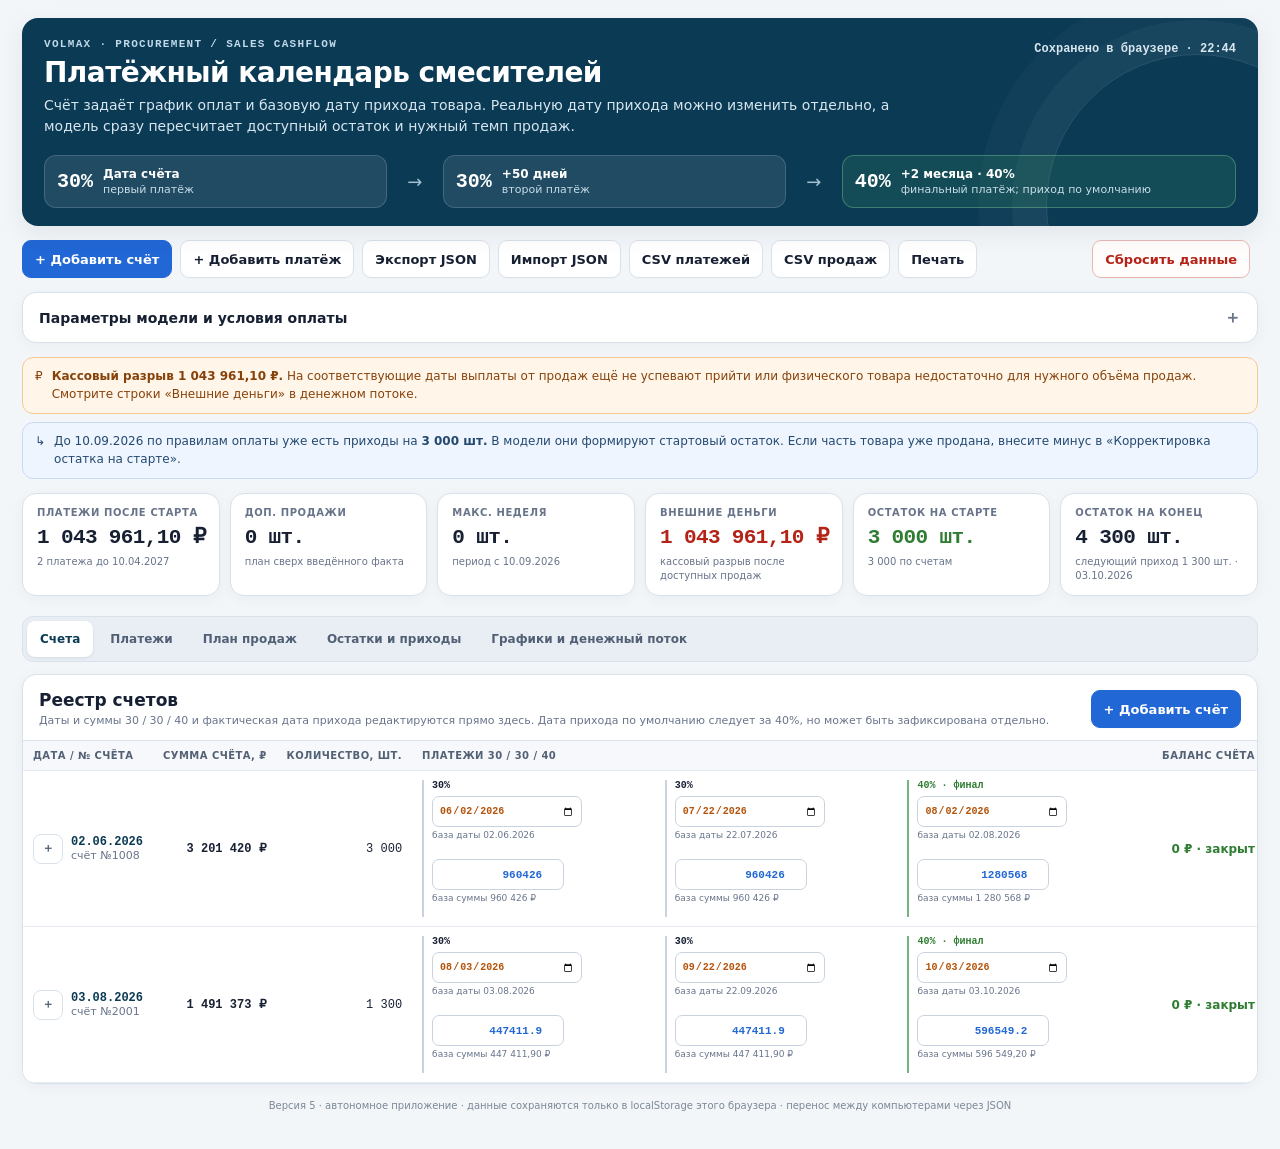
<file: index.html>
<!doctype html>
<html lang="ru">
<head>
<meta charset="utf-8">
<meta name="viewport" content="width=device-width, initial-scale=1">
<title>Счета — Платёжный календарь смесителей</title>
<link rel="stylesheet" href="styles.css">
</head>
<body>
<div class="shell">
  <header class="hero">
    <div class="hero-top">
      <div>
        <div class="eyebrow">VOLMAX · PROCUREMENT / SALES CASHFLOW</div>
        <h1>Платёжный календарь смесителей</h1>
        <p>Счёт задаёт график оплат и базовую дату прихода товара. Реальную дату прихода можно изменить отдельно, а модель сразу пересчитает доступный остаток и нужный темп продаж.</p>
      </div>
      <div class="save-state" id="saveState" aria-live="polite">Сохранено в браузере</div>
    </div>
    <div class="terms-rail" aria-label="Схема оплаты поставщику">
      <div class="rail-step"><div class="rail-pct" id="railPct1">30%</div><div class="rail-copy"><b>Дата счёта</b><span>первый платёж</span></div></div>
      <div class="rail-arrow" aria-hidden="true">→</div>
      <div class="rail-step"><div class="rail-pct" id="railPct2">30%</div><div class="rail-copy"><b id="railDays">+50 дней</b><span>второй платёж</span></div></div>
      <div class="rail-arrow" aria-hidden="true">→</div>
      <div class="rail-step stock-step"><div class="rail-pct" id="railPct3">40%</div><div class="rail-copy"><b id="railMonths">+2 месяца · 40%</b><span>финальный платёж; приход по умолчанию</span></div></div>
    </div>
  </header>

  <div class="toolbar" aria-label="Действия с моделью">
    <button class="btn primary" id="addInvoiceBtn" type="button">+ Добавить счёт</button>
    <button class="btn" id="addPaymentBtn" type="button">+ Добавить платёж</button>
    <button class="btn" id="exportJsonBtn" type="button">Экспорт JSON</button>
    <button class="btn" id="importJsonBtn" type="button">Импорт JSON</button>
    <button class="btn" id="exportPaymentsBtn" type="button">CSV платежей</button>
    <button class="btn" id="exportSalesBtn" type="button">CSV продаж</button>
    <button class="btn" type="button" id="printBtn">Печать</button>
    <div class="toolbar-spacer"></div>
    <button class="btn danger" id="resetBtn" type="button">Сбросить данные</button>
    <input class="sr-only" id="jsonFile" type="file" accept="application/json,.json" aria-label="Выбрать JSON файл для импорта">
    <div id="statusRegion" class="status-inline" role="status" aria-live="polite"></div>
  </div>

  <details class="card settings" id="settingsPanel">
    <summary>Параметры модели и условия оплаты</summary>
    <div class="settings-body">
      <div class="settings-grid">
        <div class="field"><label for="modelStart">Начало расчёта</label><input id="modelStart" type="date"><div class="help">До этой даты платежи считаются историей.</div></div>
        <div class="field"><label for="horizonMonths">Горизонт продаж, мес.</label><input id="horizonMonths" type="number" min="1" max="24" step="1"></div>
        <div class="field"><label for="unitCost">Закупка / база, ₽ за шт.</label><input id="unitCost" type="number" min="0" step="1"></div>
        <div class="field"><label for="multiplier">Коэффициент к базе</label><input id="multiplier" type="number" min="0" step="0.1"></div>
        <div class="field"><label for="netPerUnit">Денег с продажи 1 шт., ₽</label><input id="netPerUnit" type="text" readonly></div>
        <div class="field"><label for="startingCash">Деньги на старте, ₽</label><input id="startingCash" type="number" min="0" step="1000"></div>
        <div class="field"><label for="periodDays">Период продаж, дней</label><input id="periodDays" type="number" min="1" max="31" step="1"></div>
        <div class="field"><label for="payoutLagMonths">Задержка выплаты, мес.</label><input id="payoutLagMonths" type="number" min="0" max="12" step="1"></div>
        <div class="field"><label for="openingStockCorrection">Корректировка остатка на старте, шт.</label><input id="openingStockCorrection" type="number" step="1"><div class="help">Плюс/минус к приходам по счетам до даты старта.</div></div>
        <div class="field"><label for="p1Pct">Платёж в дату счёта, %</label><input id="p1Pct" type="number" min="0" max="100" step="1"></div>
        <div class="field"><label for="p2Days">Второй платёж через, дней</label><input id="p2Days" type="number" min="0" max="365" step="1"></div>
        <div class="field"><label for="p2Pct">Второй платёж, %</label><input id="p2Pct" type="number" min="0" max="100" step="1"></div>
        <div class="field"><label for="p3Months">Финальный платёж через, мес.</label><input id="p3Months" type="number" min="0" max="24" step="1"></div>
        <div class="field"><label for="p3Pct">Финальный платёж, %</label><input id="p3Pct" type="number" min="0" max="100" step="1"></div>
      </div>
      <div class="assumption-note">40% считается от <b>даты счёта + указанное число календарных месяцев</b>. По умолчанию дата прихода равна текущей дате 40%, но её можно изменить отдельно. После этого дата оплаты 40% и дата прихода живут независимо, пока вы не нажмёте ↺ у даты прихода. Дату и сумму любого этапа также можно менять вручную; все зависимые остатки, продажи и денежный поток пересчитываются сразу.</div>
    </div>
  </details>

  <div class="alerts" id="alerts"></div>

  <div class="kpis">
    <div class="card kpi"><div class="kpi-label">Платежи после старта</div><div class="kpi-value" id="kpiPayments">—</div><div class="kpi-sub" id="kpiPaymentsSub">—</div></div>
    <div class="card kpi"><div class="kpi-label">Доп. продажи</div><div class="kpi-value" id="kpiUnits">—</div><div class="kpi-sub">план сверх введённого факта</div></div>
    <div class="card kpi"><div class="kpi-label">Макс. неделя</div><div class="kpi-value" id="kpiMaxWeek">—</div><div class="kpi-sub" id="kpiMaxWeekSub">—</div></div>
    <div class="card kpi" id="kpiGapCard"><div class="kpi-label">Внешние деньги</div><div class="kpi-value" id="kpiGap">—</div><div class="kpi-sub">кассовый разрыв после доступных продаж</div></div>
    <div class="card kpi" data-tone="stock"><div class="kpi-label">Остаток на старте</div><div class="kpi-value" id="kpiOpeningStock">—</div><div class="kpi-sub" id="kpiOpeningStockSub">по датам прихода + корректировка</div></div>
    <div class="card kpi"><div class="kpi-label">Остаток на конец</div><div class="kpi-value" id="kpiEndStock">—</div><div class="kpi-sub" id="kpiNextStock">—</div></div>
  </div>

  <div class="tabs-wrap">
    <div class="tabs" role="tablist" aria-label="Разделы платежного календаря">
      <button class="tab" id="tab-invoices" role="tab" aria-selected="true" aria-controls="panel-invoices" data-tab="invoices" type="button">Счета</button>
      <button class="tab" id="tab-payments" role="tab" aria-selected="false" aria-controls="panel-payments" data-tab="payments" type="button">Платежи</button>
      <button class="tab" id="tab-sales" role="tab" aria-selected="false" aria-controls="panel-sales" data-tab="sales" type="button">План продаж</button>
      <button class="tab" id="tab-stock" role="tab" aria-selected="false" aria-controls="panel-stock" data-tab="stock" type="button">Остатки и приходы</button>
      <button class="tab" id="tab-dashboard" role="tab" aria-selected="false" aria-controls="panel-dashboard" data-tab="dashboard" type="button">Графики и денежный поток</button>
    </div>
  </div>

  <section class="panel active" id="panel-invoices" role="tabpanel" aria-labelledby="tab-invoices" tabindex="0">
    <div class="card section-card">
      <div class="section-head"><div><h2>Реестр счетов</h2><p>Даты и суммы 30 / 30 / 40 и фактическая дата прихода редактируются прямо здесь. Дата прихода по умолчанию следует за 40%, но может быть зафиксирована отдельно.</p></div><button class="btn primary" type="button" id="addInvoiceBtn2">+ Добавить счёт</button></div>
      <div class="section-body table-wrap"><table><caption>Счета на закупку смесителей</caption><thead><tr><th>Дата / № счёта</th><th class="num">Сумма счёта, ₽</th><th class="num">Количество, шт.</th><th>Платежи 30 / 30 / 40</th><th class="num">Баланс счёта</th><th>Дата прихода</th><th class="num">Приход, шт.</th><th class="num">Действия</th></tr></thead><tbody id="invoiceBody"></tbody></table></div>
    </div>
  </section>

  <section class="panel" id="panel-payments" role="tabpanel" aria-labelledby="tab-payments" tabindex="0">
    <div class="card section-card">
      <div class="section-head"><div><h2>Платёжный календарь</h2><p>Можно менять даты и суммы рассчитанных этапов и добавлять дополнительные платежи. Платёж, привязанный к счёту, уменьшает только его будущие автоматические этапы.</p></div><button class="btn primary" type="button" id="addPaymentBtn2">+ Добавить платёж</button></div>
      <div class="section-body table-wrap"><table><caption>Платёжный календарь</caption><thead><tr><th>Дата</th><th>Счёт</th><th>Этап</th><th class="num">База, ₽</th><th class="num">Текущий платёж, ₽</th><th class="num">Эквивалент продаж, шт.</th><th>Статус</th><th>Приход товара</th><th class="num">Действия</th></tr></thead><tbody id="paymentsBody"></tbody></table></div>
    </div>
  </section>

  <section class="panel" id="panel-sales" role="tabpanel" aria-labelledby="tab-sales" tabindex="0">
    <div class="card section-card">
      <div class="section-head"><div><h2>Недельный план продаж</h2><p>Факт вводится вручную. Дополнительный план пересчитывается от платежей назад и не превышает совокупный доступный товар по счетам.</p></div></div>
      <div class="section-body table-wrap"><table><caption>Недельный план продаж смесителей</caption><thead><tr><th>Период продаж</th><th>Дата выплаты</th><th class="num">Факт, шт.</th><th class="num">Доп. план, шт.</th><th class="num">Всего, шт.</th><th class="num">Деньги по выплате, ₽</th><th class="num">Остаток после периода, шт.</th><th>Комментарий</th></tr></thead><tbody id="salesBody"></tbody></table></div>
    </div>
  </section>

  <section class="panel" id="panel-stock" role="tabpanel" aria-labelledby="tab-stock" tabindex="0">
    <div class="two-col">
      <div class="card section-card"><div class="section-head"><div><h2>Приходы товара</h2><p>Дата прихода редактируется отдельно. Пока она не зафиксирована вручную, она автоматически следует за текущей датой финального платежа 40%.</p></div></div><div class="table-wrap"><table><caption>Приходы товара по счетам</caption><thead><tr><th>Дата прихода</th><th>Счёт</th><th class="num">Всего, шт.</th><th>Состав</th><th>Относительно старта</th></tr></thead><tbody id="stockEventsBody"></tbody></table></div></div>
      <div class="card section-card"><div class="section-head"><div><h2>Количество по 6 SKU</h2><p>Количество берётся из строк загруженных счетов, а не из средней себестоимости.</p></div></div><div class="table-wrap"><table><caption>Количество закупленного товара по SKU</caption><thead><tr><th>Артикул</th><th>Цвет / вариант</th><th class="num">До старта, шт.</th><th class="num">После старта, шт.</th><th class="num">Всего по счетам, шт.</th></tr></thead><tbody id="skuStockBody"></tbody></table></div></div>
    </div>
  </section>

  <section class="panel" id="panel-dashboard" role="tabpanel" aria-labelledby="tab-dashboard" tabindex="0">
    <div class="two-col">
      <div class="card chart-card"><h3>Продажи и остаток по неделям</h3><p>Столбцы — факт и дополнительный план; линия — совокупный остаток после продаж.</p><div class="chart-frame"><canvas id="salesChart" role="img" aria-label="График недельных продаж и остатка"></canvas></div><div class="legend"><span><i class="swatch actual"></i>Факт</span><span><i class="swatch plan"></i>Доп. план</span><span><i class="swatch stock"></i>Остаток</span></div></div>
      <div class="card chart-card"><h3>Платежи и поступления по месяцам</h3><p>Сравнение сумм поставщику и денег, которые приходят от продаж.</p><div class="chart-frame"><canvas id="moneyChart" role="img" aria-label="График платежей и поступлений"></canvas></div><div class="legend"><span><i class="swatch pay"></i>Платежи</span><span><i class="swatch inflow"></i>Поступления</span></div></div>
    </div>
    <div class="card section-card" style="margin-top:12px"><div class="section-head"><div><h2>Денежный поток</h2><p>Если на дату платежа накопленных выплат от продаж недостаточно, модель показывает внешнее финансирование.</p></div></div><div class="table-wrap"><table><caption>Денежный поток модели</caption><thead><tr><th>Дата</th><th>Событие</th><th class="num">Поступление, ₽</th><th class="num">Платёж, ₽</th><th class="num">Внешние деньги, ₽</th><th class="num">Остаток денег, ₽</th></tr></thead><tbody id="cashBody"></tbody></table></div></div>
    <div class="card section-card" style="margin-top:12px"><div class="section-head"><div><h2>Сводка по месяцам продаж</h2><p>Табличный эквивалент графика для проверки цифр.</p></div></div><div class="table-wrap"><table><caption>Сводка продаж по месяцам</caption><thead><tr><th>Месяц</th><th class="num">Факт, шт.</th><th class="num">Доп. план, шт.</th><th class="num">Всего, шт.</th><th class="num">Выплаты от этих продаж, ₽</th></tr></thead><tbody id="monthBody"></tbody></table></div></div>
  </section>

  <div class="footer">Версия 5 · автономное приложение · данные сохраняются только в localStorage этого браузера · перенос между компьютерами через JSON</div>
</div>

<dialog class="dialog" id="invoiceDialog" aria-labelledby="invoiceDialogTitle">
  <form id="invoiceForm" novalidate>
    <div class="dialog-head"><h2 id="invoiceDialogTitle">Добавить счёт</h2><p>Введите дату и сумму счёта, затем количество по каждому из шести SKU. Платежи и дата прихода будут рассчитаны автоматически.</p></div>
    <div class="dialog-body">
      <div id="invoiceFormError" class="form-error" role="alert"></div>
      <div class="form-grid">
        <div class="field"><label for="invoiceNumber">№ счёта</label><input id="invoiceNumber" type="text" inputmode="numeric" aria-describedby="invoiceFormError"></div>
        <div class="field"><label for="invoiceDate">Дата счёта</label><input id="invoiceDate" type="date" aria-describedby="invoiceFormError"></div>
        <div class="field"><label for="invoiceTotal">Сумма счёта, ₽</label><input id="invoiceTotal" type="number" min="0" step="0.01" aria-describedby="invoiceFormError"></div>
        <div class="field"><label for="invoiceQtyTotal">Итого количество, шт.</label><input id="invoiceQtyTotal" type="text" readonly></div>
      </div>
      <div class="sku-editor"><div class="sku-editor-head">Количество по SKU</div><div id="skuEditorRows"></div></div>
    </div>
    <div class="dialog-foot"><button class="btn" type="button" id="invoiceCancelBtn">Отмена</button><button class="btn primary" type="submit" id="invoiceSaveBtn">Сохранить счёт</button></div>
  </form>
</dialog>

<dialog class="dialog" id="paymentDialog" aria-labelledby="paymentDialogTitle">
  <form id="paymentForm" novalidate>
    <div class="dialog-head"><h2 id="paymentDialogTitle">Добавить платёж</h2><p>Дополнительный платёж можно привязать к счёту или оставить самостоятельным событием календаря.</p></div>
    <div class="dialog-body">
      <div id="paymentFormError" class="form-error" role="alert"></div>
      <div class="form-grid">
        <div class="field"><label for="paymentInvoice">Привязка к счёту</label><select id="paymentInvoice" aria-describedby="paymentFormError"><option value="">Без привязки к счёту</option></select></div>
        <div class="field"><label for="paymentDate">Дата платежа</label><input id="paymentDate" type="date" aria-describedby="paymentFormError"></div>
        <div class="field"><label for="paymentAmount">Сумма, ₽</label><input id="paymentAmount" type="number" min="0" step="0.01" aria-describedby="paymentFormError"></div>
        <div class="field"><label for="paymentLabel">Комментарий / этап</label><input id="paymentLabel" type="text" placeholder="Например: доплата поставщику" aria-describedby="paymentFormError"></div>
      </div>
      <div class="payment-help" id="paymentHelp">Если выбрать счёт, эта сумма уменьшит только более поздние автоматические платежи по нему. Самостоятельный платёж влияет на общий денежный поток, но не меняет 30 / 30 / 40 конкретного счёта.</div>
    </div>
    <div class="dialog-foot"><button class="btn" type="button" id="paymentCancelBtn">Отмена</button><button class="btn primary" type="submit" id="paymentSaveBtn">Сохранить платёж</button></div>
  </form>
</dialog>

<dialog class="dialog confirm-dialog" id="confirmDialog" aria-labelledby="confirmTitle" aria-describedby="confirmDescription">
  <form method="dialog" novalidate>
    <div class="dialog-head"><h2 id="confirmTitle">Подтверждение</h2></div>
    <div class="dialog-body"><div class="confirm-copy" id="confirmDescription"></div></div>
    <div class="dialog-foot"><button class="btn" value="cancel" id="confirmCancelBtn">Отмена</button><button class="btn danger" value="default" id="confirmActionBtn">Удалить</button></div>
  </form>
</dialog>

<script src="app.js"></script>
</body>
</html>
</file>
<file: styles.css>
:root{
  --paper:#F3F6F9;--surface:#FFFFFF;--ink:#172033;--muted:#68748A;--line:#D9E1EA;
  --ledger:#0B3A55;--ledger-2:#124D6B;--cobalt:#2167D5;--teal:#0B7A75;--stock:#2F7D32;
  --warning:#B45309;--danger:#B42318;--focus:#6EA8FE;--soft-blue:#EEF5FF;--soft-green:#EEF8EF;
  --soft-orange:#FFF5E8;--soft-red:#FFF0EE;--soft-gray:#F7F9FB;--radius:12px;--shadow:0 8px 24px rgba(23,32,51,.08);
  scrollbar-color:#A8B5C4 #EEF2F6;scrollbar-width:thin;
}
*{box-sizing:border-box}
html{background:var(--paper);color:var(--ink);font-family:Aptos,"Segoe UI Variable","Segoe UI",system-ui,sans-serif}
body{margin:0;min-width:320px;background:var(--paper)}
*::-webkit-scrollbar{width:10px;height:10px}
*::-webkit-scrollbar-track{background:#EEF2F6}
*::-webkit-scrollbar-thumb{background:#A8B5C4;border:2px solid #EEF2F6;border-radius:999px}
*::-webkit-scrollbar-thumb:hover{background:#8191A4}
button,input,select,summary{font:inherit}
button{cursor:pointer}
button:disabled{cursor:not-allowed;opacity:.55}
button:focus-visible,input:focus-visible,select:focus-visible,summary:focus-visible,[role="tab"]:focus-visible{outline:3px solid var(--focus);outline-offset:2px}
.shell{max-width:1536px;margin:0 auto;padding:18px 22px 38px}
.hero{background:var(--ledger);color:white;border-radius:16px;padding:20px 22px 18px;box-shadow:var(--shadow);position:relative;overflow:hidden}
.hero:after{content:"";position:absolute;inset:auto -90px -130px auto;width:300px;height:300px;border:1px solid rgba(255,255,255,.13);border-radius:50%;box-shadow:0 0 0 34px rgba(255,255,255,.035),0 0 0 68px rgba(255,255,255,.025);pointer-events:none}
.hero-top{display:flex;align-items:flex-start;gap:18px;justify-content:space-between;position:relative;z-index:1}
.eyebrow{font:700 11px/1.2 "Cascadia Mono",Consolas,monospace;letter-spacing:.12em;text-transform:uppercase;color:#BFD9E8;margin-bottom:7px}
h1{font-size:28px;line-height:1.08;margin:0 0 7px;letter-spacing:-.02em}
.hero p{margin:0;color:#D7E6EF;max-width:850px;font-size:14px;line-height:1.5}
.save-state{font:600 12px/1.2 "Cascadia Mono",Consolas,monospace;color:#D7E6EF;white-space:nowrap;padding-top:4px}
.terms-rail{margin-top:18px;display:grid;grid-template-columns:1fr 40px 1fr 40px 1.15fr;align-items:center;gap:8px;position:relative;z-index:1}
.rail-step{min-width:0;background:rgba(255,255,255,.085);border:1px solid rgba(255,255,255,.16);border-radius:12px;padding:11px 12px;display:flex;gap:10px;align-items:center}
.rail-step.stock-step{background:rgba(70,184,95,.14);border-color:rgba(145,224,158,.34)}
.rail-pct{font:800 20px/1 "Cascadia Mono",Consolas,monospace;color:white}
.rail-copy{min-width:0}.rail-copy b{display:block;font-size:12px}.rail-copy span{display:block;color:#C9DDE8;font-size:11px;margin-top:2px}
.rail-arrow{text-align:center;color:#9FC1D3;font-size:18px}
.toolbar{display:flex;gap:8px;align-items:center;flex-wrap:wrap;margin:14px 0}
.btn{border:1px solid var(--line);background:var(--surface);color:var(--ink);min-height:38px;padding:8px 12px;border-radius:9px;font-weight:700;font-size:13px;box-shadow:0 1px 1px rgba(23,32,51,.02)}
.btn:hover{border-color:#AEBAC8;background:#FBFCFE}
.btn.primary{background:var(--cobalt);border-color:var(--cobalt);color:#fff}
.btn.primary:hover{background:#185ABF}
.btn.danger{color:var(--danger);border-color:#E7B8B2;background:#FFFDFC}
.btn.ghost{background:transparent;box-shadow:none}
.btn.small{min-height:30px;padding:5px 8px;font-size:12px}
.toolbar-spacer{flex:1}
.status-inline{min-height:20px;font-size:12px;color:var(--muted);display:flex;align-items:center;gap:6px}
.status-inline[data-tone="error"]{color:var(--danger)}
.status-inline[data-tone="success"]{color:var(--stock)}
.card{background:var(--surface);border:1px solid var(--line);border-radius:14px;box-shadow:0 3px 14px rgba(23,32,51,.045)}
.settings{margin-bottom:14px;overflow:hidden}
.settings>summary{list-style:none;cursor:pointer;display:flex;align-items:center;justify-content:space-between;padding:13px 16px;font-weight:800;font-size:14px}
.settings>summary::-webkit-details-marker{display:none}.settings>summary:after{content:"＋";font-size:17px;color:var(--muted)}.settings[open]>summary:after{content:"−"}
.settings-body{border-top:1px solid var(--line);padding:14px 16px 16px}
.settings-grid{display:grid;grid-template-columns:repeat(6,minmax(130px,1fr));gap:12px 14px}
.field label{display:block;font-size:11px;color:var(--muted);font-weight:800;margin:0 0 5px}
.field input,.field select{width:100%;min-height:38px;border:1px solid #C9D3DF;border-radius:8px;background:#fff;color:var(--cobalt);font-weight:700;padding:7px 9px;font-variant-numeric:tabular-nums}
.field input[readonly]{color:var(--ink);background:#F7F9FB}
.field .help{font-size:10px;color:var(--muted);line-height:1.35;margin-top:4px}
.assumption-note{margin-top:12px;padding:10px 12px;border-left:3px solid var(--cobalt);background:var(--soft-blue);font-size:12px;color:#3B516C;line-height:1.45}
.alerts{display:grid;gap:8px;margin:0 0 14px}
.banner{border-radius:11px;padding:10px 12px;border:1px solid;font-size:12px;line-height:1.45;display:flex;gap:9px;align-items:flex-start}
.banner b{font-weight:800}.banner.warning{background:var(--soft-orange);border-color:#F4C98F;color:#87420A}.banner.danger{background:var(--soft-red);border-color:#EBC1BC;color:#8C271F}.banner.info{background:var(--soft-blue);border-color:#C8DAF6;color:#24496F}.banner.success{background:var(--soft-green);border-color:#C8E5CB;color:#275F2A}
.kpis{display:grid;grid-template-columns:repeat(6,minmax(150px,1fr));gap:10px;margin-bottom:14px}
.kpi{padding:13px 14px;min-height:93px}.kpi-label{font-size:10px;font-weight:800;text-transform:uppercase;letter-spacing:.06em;color:var(--muted);margin-bottom:8px}.kpi-value{font:800 21px/1.1 "Cascadia Mono",Consolas,monospace;letter-spacing:-.03em}.kpi-sub{font-size:10px;color:var(--muted);margin-top:6px;line-height:1.35}.kpi[data-tone="danger"] .kpi-value{color:var(--danger)}.kpi[data-tone="stock"] .kpi-value{color:var(--stock)}
.tabs-wrap{position:sticky;top:0;z-index:30;background:linear-gradient(var(--paper) 70%,rgba(243,246,249,0));padding:6px 0 10px;margin:0 0 2px}
.tabs{display:flex;gap:4px;border:1px solid var(--line);background:#E9EEF4;border-radius:11px;padding:4px;overflow-x:auto;scrollbar-gutter:stable}
.tab{border:0;background:transparent;color:#516075;min-height:36px;padding:7px 13px;border-radius:8px;font-weight:800;font-size:12px;white-space:nowrap}
.tab:hover{background:rgba(255,255,255,.6);color:var(--ink)}.tab[aria-selected="true"]{background:#fff;color:var(--ledger);box-shadow:0 1px 3px rgba(23,32,51,.09)}
.panel{display:none}.panel.active{display:block}
.section-card{padding:0;overflow:hidden}.section-head{padding:15px 16px 12px;border-bottom:1px solid var(--line);display:flex;align-items:flex-start;justify-content:space-between;gap:12px}.section-head h2{font-size:17px;margin:0 0 3px}.section-head p{font-size:11px;color:var(--muted);margin:0;line-height:1.4}.section-body{padding:0}
.table-wrap{overflow:auto;max-width:100%;scrollbar-gutter:stable}
table{width:100%;border-collapse:collapse;min-width:920px;background:#fff}
caption{position:absolute;width:1px;height:1px;overflow:hidden;clip:rect(0,0,0,0)}
th,td{padding:9px 10px;border-bottom:1px solid #E7ECF2;text-align:left;vertical-align:middle;font-size:12px}
th{position:sticky;top:0;background:#F6F8FB;color:#536174;font-size:10px;text-transform:uppercase;letter-spacing:.045em;font-weight:800;z-index:2;white-space:nowrap}
td.num,th.num{text-align:right;font-variant-numeric:tabular-nums}.mono{font-family:"Cascadia Mono",Consolas,monospace;font-variant-numeric:tabular-nums}.money{font-family:"Cascadia Mono",Consolas,monospace;font-variant-numeric:tabular-nums;font-weight:700}.date-cell{white-space:nowrap}.row-history{background:#FAFBFC;color:#697588}.row-stock{box-shadow:inset 3px 0 0 var(--stock)}.row-gap{background:#FFF9F2}.row-overstock{background:#FFF3F1}
.pill{display:inline-flex;align-items:center;gap:4px;border-radius:999px;padding:3px 7px;font-size:10px;font-weight:800;white-space:nowrap;border:1px solid transparent}.pill.history{background:#F0F2F5;color:#667085;border-color:#E1E5EA}.pill.plan{background:#EEF5FF;color:#245DA7;border-color:#D2E3FC}.pill.stock{background:#EEF8EF;color:#2B6B2E;border-color:#CDE7CF}.pill.gap{background:#FFF0E3;color:#95470C;border-color:#F3D0A8}.pill.manual{background:#F3EEFF;color:#6E4AA6;border-color:#DED2F5}.pill.manual-date{background:#FFF7E8;color:#8A570B;border-color:#EFD7A7}.pill.recalc{background:#EAF7F5;color:#12645F;border-color:#BFE2DE}.pill.extra{background:#F7F1FF;color:#7048A0;border-color:#DED0F0}
.invoice-identity{display:flex;gap:8px;align-items:center;white-space:nowrap}.invoice-date{font:800 12px "Cascadia Mono",Consolas,monospace;color:var(--ledger)}.invoice-no{color:var(--muted);font-size:11px}
.milestones{display:flex;gap:8px;align-items:stretch;min-width:720px}.milestone{flex:1;min-width:220px;border-left:2px solid #C8D3DF;padding-left:8px}.milestone:last-child{border-left-color:#75B77B}.milestone b{font:800 10px "Cascadia Mono",Consolas,monospace;display:block}.milestone span{display:block;color:var(--muted);font-size:9px;margin-top:3px;line-height:1.3}.milestone.stock b{color:var(--stock)}.milestone-edit,.milestone-date-edit{display:flex;align-items:center;gap:4px;margin-top:5px}.milestone-input{width:132px;min-height:31px;border:1px solid #C9D3DF;border-radius:7px;padding:4px 6px;text-align:right;color:var(--cobalt);font:700 11px "Cascadia Mono",Consolas,monospace;background:#fff}.milestone-date-input{width:150px;min-height:31px;border:1px solid #C9D3DF;border-radius:7px;padding:4px 6px;color:var(--warning);font:700 10px "Cascadia Mono",Consolas,monospace;background:#fff}.milestone-reset{width:27px;height:27px;border:1px solid var(--line);border-radius:7px;background:#fff;color:#64748B}.milestone-reset[hidden]{display:none}.milestone-meta{min-height:24px}.balance-ok{color:var(--stock);font-weight:800}.balance-due{color:var(--warning);font-weight:800}.balance-over{color:var(--danger);font-weight:800}
.actions{display:flex;gap:5px;justify-content:flex-end}.icon-btn{width:30px;height:30px;border:1px solid var(--line);border-radius:8px;background:#fff;color:#526175;font-weight:800;display:inline-flex;align-items:center;justify-content:center}.icon-btn:hover{border-color:#AEBAC8;background:#F8FAFC}.icon-btn.danger{color:var(--danger)}
.detail-row{display:none;background:#F9FBFD}.detail-row.open{display:table-row}.detail-box{padding:7px 0 3px}.detail-grid{display:grid;grid-template-columns:1.25fr .75fr;gap:14px}.detail-note{padding:10px 11px;background:#fff;border:1px solid var(--line);border-radius:9px;font-size:11px;color:var(--muted);line-height:1.45}.sku-list{display:grid;gap:4px}.sku-line{display:grid;grid-template-columns:84px 1fr 76px;gap:8px;padding:5px 7px;border-bottom:1px solid #E9EEF3;font-size:11px}.sku-line:last-child{border-bottom:0}.sku-line .qty{text-align:right;font-family:"Cascadia Mono",Consolas,monospace;font-weight:800}
.override-wrap,.date-edit-wrap{display:flex;gap:5px;align-items:center;justify-content:flex-end}.amount-input,.actual-input,.date-input{min-height:32px;border:1px solid #C9D3DF;border-radius:7px;padding:5px 7px;text-align:right;color:var(--cobalt);font:700 12px "Cascadia Mono",Consolas,monospace;background:#fff}.amount-input{width:120px;text-align:right;color:var(--cobalt)}.date-input{width:145px;color:var(--warning)}.actual-input{width:82px}.row-history .amount-input,.row-history .date-input{background:#F9FBFF;border-color:#B9CCE9}.reset-override{width:28px;height:28px;border:1px solid var(--line);border-radius:7px;background:#fff;color:#64748B}.reset-override[hidden]{display:none}.cell-meta{font-size:9px;color:var(--muted);text-align:right;margin-top:3px;white-space:nowrap}.row-manual{box-shadow:inset 3px 0 0 #9A78C2}.payment-link{font-size:10px;color:var(--muted);margin-top:3px}.payment-help{padding:10px 11px;background:var(--soft-blue);border:1px solid #CFDCF1;border-radius:9px;color:#3B516C;font-size:11px;line-height:1.45;margin-top:12px}
.stock-mix{font-size:10px;color:var(--muted);white-space:nowrap}.stock-positive{color:var(--stock);font-weight:800}.stock-negative{color:var(--danger);font-weight:800}
.two-col{display:grid;grid-template-columns:1fr 1fr;gap:12px}.chart-card{padding:14px 15px}.chart-card h3{font-size:13px;margin:0 0 3px}.chart-card p{font-size:10px;color:var(--muted);margin:0 0 9px}.chart-frame{height:315px}.chart-frame canvas{width:100%;height:100%;display:block}
.legend{display:flex;gap:12px;flex-wrap:wrap;font-size:10px;color:var(--muted);margin-top:6px}.legend span{display:inline-flex;align-items:center;gap:5px}.swatch{width:10px;height:10px;border-radius:2px;display:inline-block}.swatch.plan{background:var(--cobalt)}.swatch.actual{background:#7FAAE8}.swatch.stock{background:var(--stock)}.swatch.pay{background:var(--warning)}.swatch.inflow{background:var(--teal)}
.dialog{border:0;border-radius:15px;padding:0;max-width:min(720px,calc(100vw - 24px));width:100%;max-height:calc(100vh - 28px);box-shadow:0 26px 80px rgba(13,31,49,.3);color:var(--ink)}
.dialog::backdrop{background:rgba(10,25,39,.48);backdrop-filter:blur(2px)}.dialog form{display:flex;flex-direction:column;max-height:calc(100vh - 28px)}.dialog-head{padding:16px 18px 13px;border-bottom:1px solid var(--line)}.dialog-head h2{margin:0 0 4px;font-size:18px}.dialog-head p{margin:0;color:var(--muted);font-size:11px;line-height:1.4}.dialog-body{padding:15px 18px;overflow:auto}.dialog-foot{padding:12px 18px;border-top:1px solid var(--line);display:flex;justify-content:flex-end;gap:8px;background:#FBFCFD}.form-grid{display:grid;grid-template-columns:1fr 1fr;gap:12px}.form-error{min-height:20px;color:var(--danger);font-size:11px;margin:0 0 8px}.sku-editor{margin-top:13px;border:1px solid var(--line);border-radius:10px;overflow:hidden}.sku-editor-head{padding:9px 10px;background:#F6F8FB;font-size:11px;font-weight:800}.sku-edit-row{display:grid;grid-template-columns:88px 1fr 110px;gap:8px;align-items:center;padding:8px 10px;border-top:1px solid #E9EEF3}.sku-edit-row label{font-size:11px;color:#4E5D70}.sku-edit-row input{min-height:34px;border:1px solid #C9D3DF;border-radius:7px;padding:5px 7px;text-align:right;color:var(--cobalt);font-weight:700}.sku-edit-row .article{font:700 11px "Cascadia Mono",Consolas,monospace}
.confirm-dialog{max-width:500px}.confirm-copy{font-size:13px;line-height:1.5;color:#4E5D70}.confirm-object{font-weight:800;color:var(--ink)}
.footer{margin-top:16px;text-align:center;color:#7B8796;font-size:10px}
.sr-only{position:absolute!important;width:1px!important;height:1px!important;padding:0!important;margin:-1px!important;overflow:hidden!important;clip:rect(0,0,0,0)!important;white-space:nowrap!important;border:0!important}
@media(max-width:1200px){.settings-grid{grid-template-columns:repeat(4,1fr)}.kpis{grid-template-columns:repeat(3,1fr)}.terms-rail{grid-template-columns:1fr 28px 1fr 28px 1.1fr}.two-col{grid-template-columns:1fr}}
@media(max-width:760px){.shell{padding:10px 10px 28px}.hero{padding:16px}.hero-top{display:block}.save-state{margin-top:10px}.terms-rail{display:flex;overflow:auto;align-items:stretch}.rail-step{min-width:180px}.rail-arrow{display:flex;align-items:center}.settings-grid{grid-template-columns:1fr 1fr}.kpis{grid-template-columns:1fr 1fr}.section-head{display:block}.section-head .btn{margin-top:10px}.detail-grid{grid-template-columns:1fr}.form-grid{grid-template-columns:1fr}.sku-edit-row{grid-template-columns:78px 1fr 90px}.toolbar-spacer{display:none}.toolbar{align-items:stretch}.toolbar .btn{flex:1 1 auto}.status-inline{flex-basis:100%}}
@media(max-width:460px){.settings-grid,.kpis{grid-template-columns:1fr}.hero h1{font-size:23px}.dialog{max-width:calc(100vw - 12px)}.dialog-body{padding:13px}.sku-edit-row{grid-template-columns:1fr 90px}.sku-edit-row label{grid-column:1/-1}.sku-edit-row .article{grid-column:1}}
@media(prefers-reduced-motion:reduce){*,*::before,*::after{scroll-behavior:auto!important;transition-duration:.01ms!important;animation-duration:.01ms!important;animation-iteration-count:1!important}}
@media(forced-colors:active){*{scrollbar-color:auto}.pill,.banner,.btn,.card{forced-color-adjust:auto}}
@media print{body{background:#fff}.shell{max-width:none;padding:0}.hero{box-shadow:none;border:1px solid #777;color:#000;background:#fff}.hero p,.eyebrow,.save-state,.rail-copy span{color:#444}.terms-rail{display:grid}.rail-step{border-color:#999;background:#fff}.rail-pct,.rail-copy b{color:#000}.toolbar,.settings,.tabs-wrap,.actions,.section-head .btn,.override-wrap input,.reset-override{display:none!important}.panel{display:none!important}.panel.active{display:block!important}.card{box-shadow:none}.table-wrap{overflow:visible}table{min-width:0}th{position:static}}
</file>
